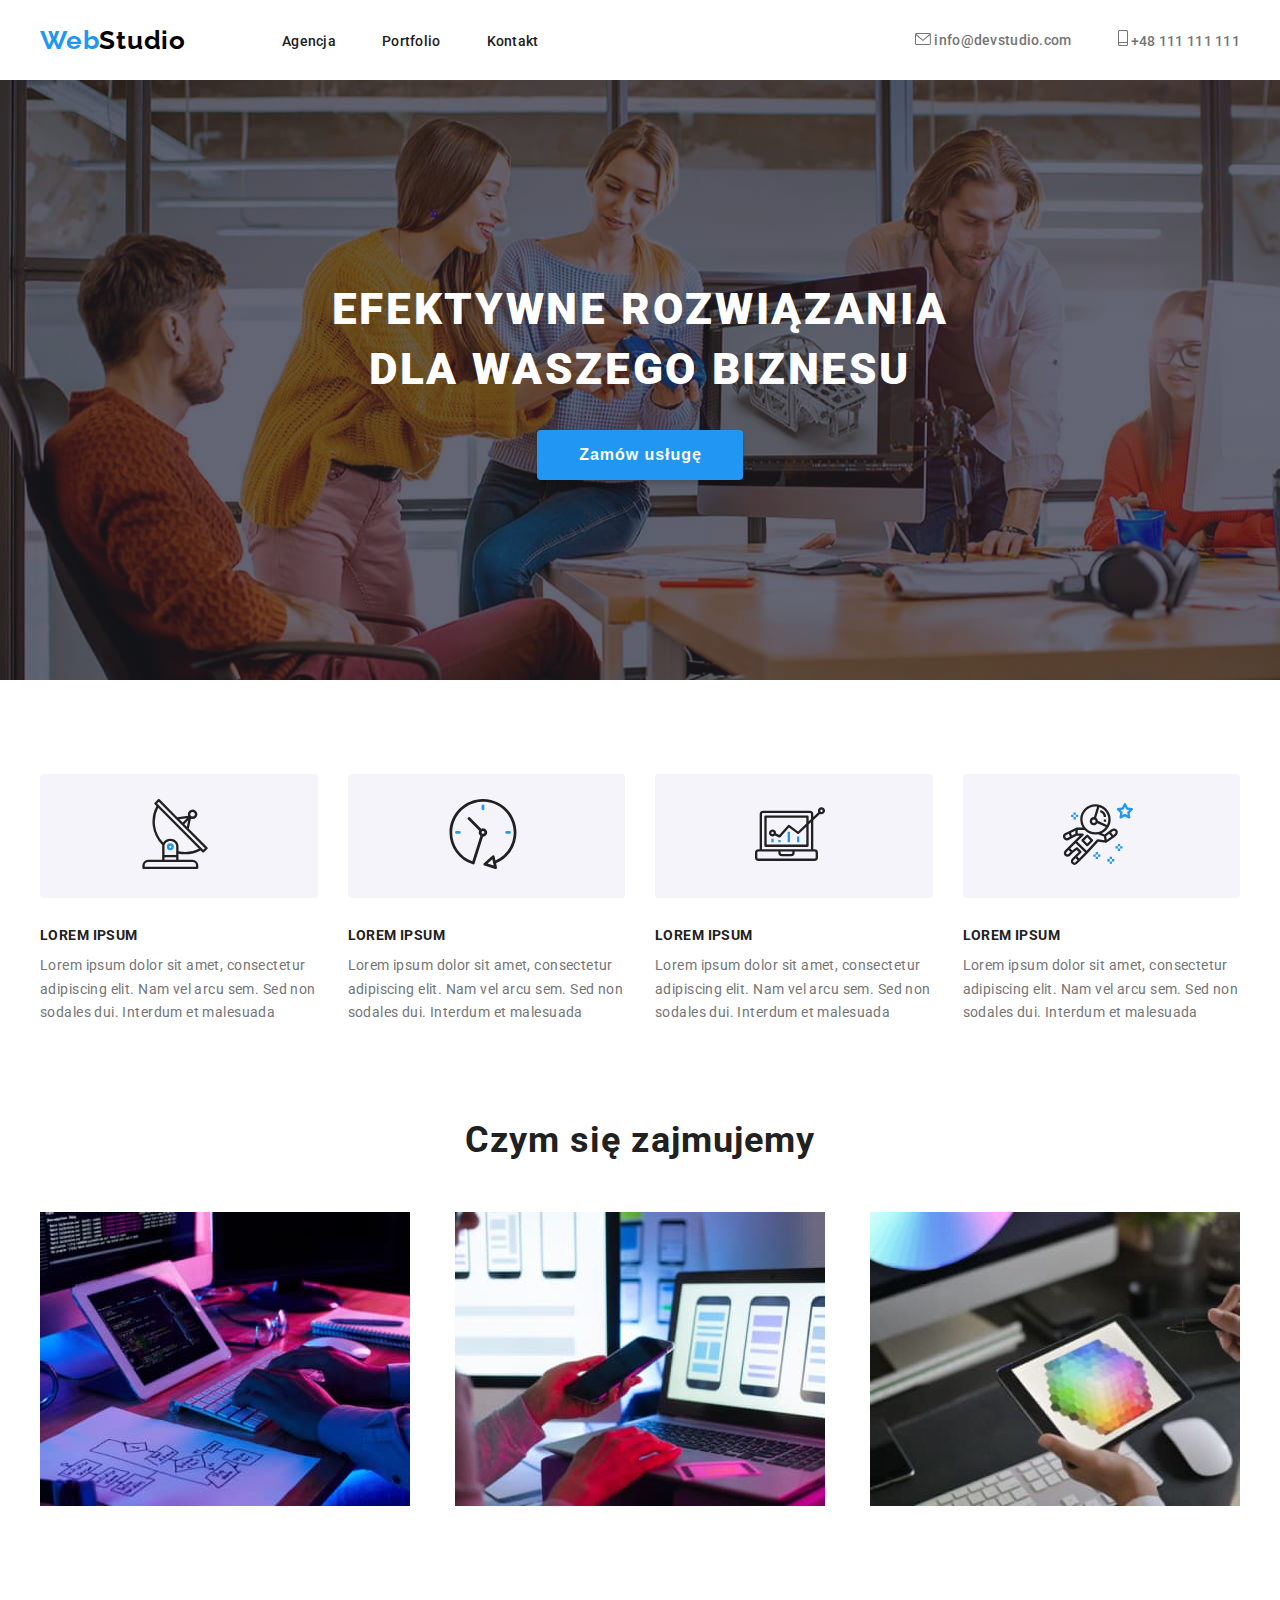
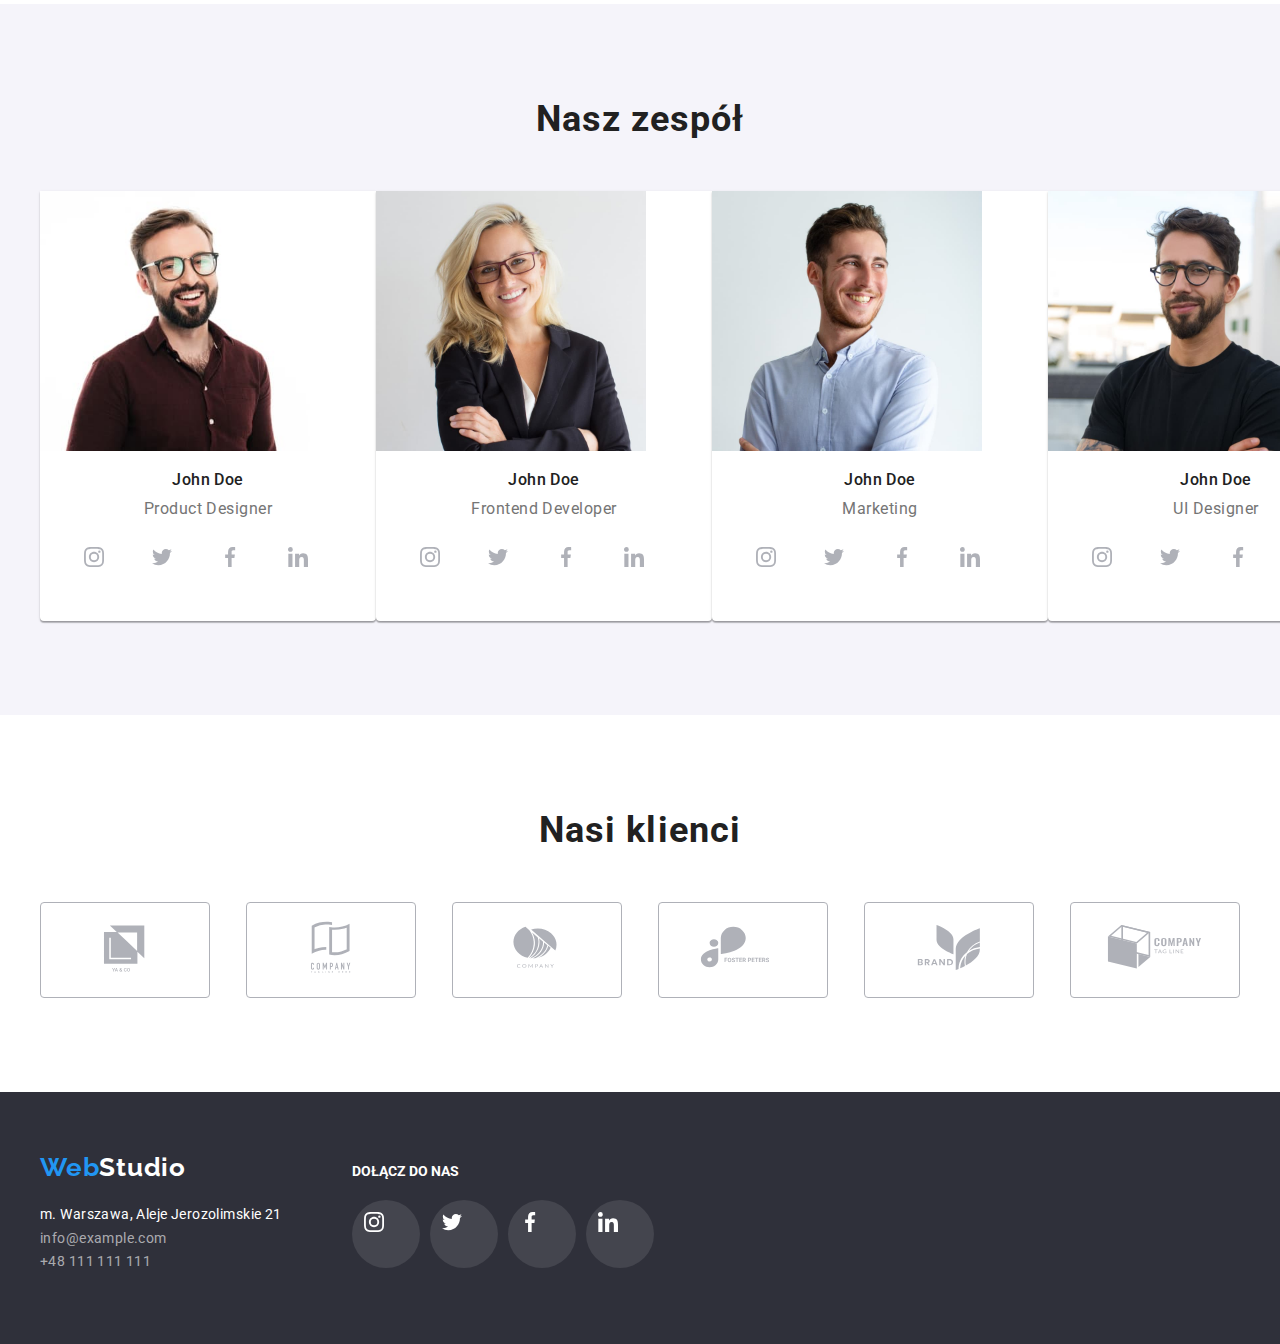
<file: index.html>
<!DOCTYPE html>
<html lang="pl">
  <head>
    <meta charset="utf-8" />
    <title>Studio</title>
    <link
      rel="stylesheet"
      href="https://cdnjs.cloudflare.com/ajax/libs/modern-normalize/1.1.0/modern-normalize.min.css"
      integrity="sha512-wpPYUAdjBVSE4KJnH1VR1HeZfpl1ub8YT/NKx4PuQ5NmX2tKuGu6U/JRp5y+Y8XG2tV+wKQpNHVUX03MfMFn9Q=="
      crossorigin="anonymous"
      referrerpolicy="no-referrer"
    />
    <link rel="stylesheet" href="./css/styles.css" />
    <link rel="preconnect" href="https://fonts.googleapis.com" />
    <link rel="preconnect" href="https://fonts.gstatic.com" crossorigin />
    <link
      href="https://fonts.googleapis.com/css2?family=Raleway:wght@700&family=Roboto:wght@400;500;700;900&display=swap"
      rel="stylesheet"
    />
  </head>
  <body>
    <header>
      <div class="container page-header">
        <a class="logo" href="./index.html">
          <span class="logo-blue">Web</span
          ><span class="logo-black">Studio</span>
        </a>
        <nav class="nav">
          <ul class="menu">
            <li><a class="link" href="./index.html">Agencja</a></li>
            <li><a class="link" href="./portfolio.html">Portfolio</a></li>
            <li><a class="link" href="">Kontakt</a></li>
          </ul>
        </nav>
        <ul class="menu">
          <li class="nav-icons">
            <a class="link mail-color" href="mailto:info@devstudio.com"
              ><svg width="16px" height="12px">
                <use href="./images/icons.svg#icon-envelope"></use>
              </svg>
              info@devstudio.com
            </a>
          </li>
          <li class="nav-icons">
            <a class="link mail-color" href="tel:+48111111111"
              ><svg width="10px" height="16px">
                <use href="./images/icons.svg#icon-smartphone"></use>
              </svg>
              +48 111 111 111</a
            >
          </li>
        </ul>
      </div>
    </header>

    <main>
      <section class="title-1 section">
        <div class="container">
          <h1 class="title">efektywne rozwiązania<br />dla waszego biznesu</h1>
          <button class="button1" type="button">Zamów usługę</button>
        </div>
      </section>
      <section class="section">
        <div class="container">
          <div class="cards-item">
            <div>
              <div class="icon">
                <svg width="70" height="70">
                  <use href="./images/icons.svg#icon-antenna"></use>
                </svg>
              </div>
              <h3 class="subtitle">LOREM IPSUM</h3>
              <p class="description">
                Lorem ipsum dolor sit amet, consectetur adipiscing elit. Nam vel
                arcu sem. Sed non sodales dui. Interdum et malesuada
              </p>
            </div>
            <div>
              <div class="icon">
                <svg width="70" height="70">
                  <use href="./images/icons.svg#icon-clock"></use>
                </svg>
              </div>
              <h3 class="subtitle">LOREM IPSUM</h3>
              <p class="description">
                Lorem ipsum dolor sit amet, consectetur adipiscing elit. Nam vel
                arcu sem. Sed non sodales dui. Interdum et malesuada
              </p>
            </div>
            <div>
              <div class="icon">
                <svg width="70" height="70">
                  <use href="./images/icons.svg#icon-diagram"></use>
                </svg>
              </div>
              <h3 class="subtitle">LOREM IPSUM</h3>
              <p class="description">
                Lorem ipsum dolor sit amet, consectetur adipiscing elit. Nam vel
                arcu sem. Sed non sodales dui. Interdum et malesuada
              </p>
            </div>
            <div>
              <div class="icon">
                <svg width="70" height="70">
                  <use href="./images/icons.svg#icon-astronaut"></use>
                </svg>
              </div>
              <h3 class="subtitle">LOREM IPSUM</h3>
              <p class="description">
                Lorem ipsum dolor sit amet, consectetur adipiscing elit. Nam vel
                arcu sem. Sed non sodales dui. Interdum et malesuada
              </p>
            </div>
          </div>
        </div>

        <section>
          <div class="container">
            <h2 class="subtitle-second-1">Czym się zajmujemy</h2>
            <div class="images">
              <div>
                <img
                  src="./images/img-5.jpg"
                  alt="Hands typing on a keyboard."
                  width="370"
                  height="294"
                />
              </div>
              <div>
                <img
                  src="./images/img-2-2.jpg"
                  alt="Person holding a phone in his hand, working on a laptop."
                  width="370"
                  height="294"
                />
              </div>
              <div>
                <img
                  src="./images/img-3-2.jpg"
                  alt="Person holding a tablet with a color palette on it."
                  width="370"
                  height="294"
                />
              </div>
            </div>
          </div>
        </section>
      </section>
      <section class="section team-section">
        <div class="container">
          <h2 class="subtitle-second-2">Nasz zespół</h2>
          <div class="images-2">
            <figure class="team-cards">
              <img
                src="./images/img.jpg"
                alt="Bearded caucasian man with glasses."
                width="270"
                height="260"
              />
              <div class="team-cards-description">
                <figcaption>
                  <div class="member-name">John Doe</div>
                  <div class="position">Product Designer</div>
                </figcaption>
                <ul class="team-so-me-links">
                  <li class="team-so-me-icons">
                    <svg width="20" height="20">
                      <use href="./images/icons.svg#icon-instagram"></use>
                    </svg>
                  </li>
                  <li class="team-so-me-icons">
                    <svg width="20" height="20">
                      <use href="./images/icons.svg#icon-twitter"></use>
                    </svg>
                  </li>
                  <li class="team-so-me-icons">
                    <svg width="20" height="20">
                      <use href="./images/icons.svg#icon-facebook"></use>
                    </svg>
                  </li>
                  <li class="team-so-me-icons">
                    <svg width="20" height="20">
                      <use href="./images/icons.svg#icon-linkedin"></use>
                    </svg>
                  </li>
                </ul>
              </div>
            </figure>

            <figure class="team-cards">
              <img
                src="./images/img-2.jpg"
                alt="Caucasian woman, blonde, wearing glasses."
                width="270"
                height="260"
              />
              <div class="team-cards-description">
                <figcaption>
                  <div class="member-name">John Doe</div>
                  <div class="position">Frontend Developer</div>
                </figcaption>
                <ul class="team-so-me-links">
                  <li class="team-so-me-icons">
                    <svg width="20" height="20">
                      <use href="./images/icons.svg#icon-instagram"></use>
                    </svg>
                  </li>
                  <li class="team-so-me-icons">
                    <svg width="20" height="20">
                      <use href="./images/icons.svg#icon-twitter"></use>
                    </svg>
                  </li>
                  <li class="team-so-me-icons">
                    <svg width="20" height="20">
                      <use href="./images/icons.svg#icon-facebook"></use>
                    </svg>
                  </li>
                  <li class="team-so-me-icons">
                    <svg width="20" height="20">
                      <use href="./images/icons.svg#icon-linkedin"></use>
                    </svg>
                  </li>
                </ul>
              </div>
            </figure>

            <figure class="team-cards">
              <img
                src="./images/img-3.jpg"
                alt="Caucasian male smiling, semi-profile photo."
                width="270"
                height="260"
              />
              <div class="team-cards-description">
                <figcaption>
                  <div class="member-name">John Doe</div>
                  <div class="position">Marketing</div>
                </figcaption>
                <ul class="team-so-me-links">
                  <li class="team-so-me-icons">
                    <svg width="20" height="20">
                      <use href="./images/icons.svg#icon-instagram"></use>
                    </svg>
                  </li>
                  <li class="team-so-me-icons">
                    <svg width="20" height="20">
                      <use href="./images/icons.svg#icon-twitter"></use>
                    </svg>
                  </li>
                  <li class="team-so-me-icons">
                    <svg width="20" height="20">
                      <use href="./images/icons.svg#icon-facebook"></use>
                    </svg>
                  </li>
                  <li class="team-so-me-icons">
                    <svg width="20" height="20">
                      <use href="./images/icons.svg#icon-linkedin"></use>
                    </svg>
                  </li>
                </ul>
              </div>
            </figure>

            <figure class="team-cards">
              <img
                src="./images/img-4.jpg"
                alt="Bearded caucasian man, wearing black t-shirt."
                width="270"
                height="260"
              />
              <div class="team-cards-description">
                <figcaption>
                  <div class="member-name">John Doe</div>
                  <div class="position">UI Designer</div>
                </figcaption>
                <ul class="team-so-me-links">
                  <li class="team-so-me-icons">
                    <svg width="20" height="20">
                      <use href="./images/icons.svg#icon-instagram"></use>
                    </svg>
                  </li>
                  <li class="team-so-me-icons">
                    <svg width="20" height="20">
                      <use href="./images/icons.svg#icon-twitter"></use>
                    </svg>
                  </li>
                  <li class="team-so-me-icons">
                    <svg width="20" height="20">
                      <use href="./images/icons.svg#icon-facebook"></use>
                    </svg>
                  </li>
                  <li class="team-so-me-icons">
                    <svg width="20" height="20">
                      <use href="./images/icons.svg#icon-linkedin"></use>
                    </svg>
                  </li>
                </ul>
              </div>
            </figure>
          </div>
        </div>
      </section>

      <section class="section">
        <div class="container">
          <h2 class="subtitle-second-2">Nasi klienci</h2>
          <div class="icons-clients">
            <div class="clients-svg">
              <svg width="106" height="60">
                <use href="./images/icons.svg#icon-logo"></use>
              </svg>
            </div>
            <div class="clients-svg">
              <svg width="106" height="60">
                <use href="./images/icons.svg#icon-logo-1"></use>
              </svg>
            </div>
            <div class="clients-svg">
              <svg width="106" height="60">
                <use href="./images/icons.svg#icon-logo-2"></use>
              </svg>
            </div>
            <div class="clients-svg">
              <svg width="106" height="60">
                <use href="./images/icons.svg#icon-logo-3"></use>
              </svg>
            </div>
            <div class="clients-svg">
              <svg width="106" height="60">
                <use href="./images/icons.svg#icon-logo-4"></use>
              </svg>
            </div>
            <div class="clients-svg">
              <svg width="106" height="60">
                <use href="./images/icons.svg#icon-logo-5"></use>
              </svg>
            </div>
          </div>
        </div>
      </section>
    </main>

    <footer class="footer">
      <div class="container footer-page">
        <aside>
          <a class="logo-footer" href="./index.html"
            ><span class="logo-blue">Web</span
            ><span class="logo-white">Studio</span></a
          >
          <address>
            <ul class="list">
              <li class="address">m. Warszawa, Aleje Jerozolimskie 21</li>
              <li>
                <a class="info-footer" href="mailto:info@example.com"
                  >info@example.com</a
                >
              </li>
              <li>
                <a class="info-footer" href="tel:+48111111111"
                  >+48 111 111 111</a
                >
              </li>
            </ul>
          </address>
        </aside>
        <div class="footer-social-links">
          <span class="footer-so-me">Dołącz do nas</span>
          <ul class="social-media-icons">
            <li class="footer-icons">
              <svg width="20" height="20">
                <use href="./images/icons.svg#icon-instagram"></use>
              </svg>
            </li>
            <li class="footer-icons">
              <svg width="20" height="20">
                <use href="./images/icons.svg#icon-twitter"></use>
              </svg>
            </li>
            <li class="footer-icons">
              <svg width="20" height="20">
                <use href="./images/icons.svg#icon-facebook"></use>
              </svg>
            </li>
            <li class="footer-icons">
              <svg width="20" height="20">
                <use href="./images/icons.svg#icon-linkedin"></use>
              </svg>
            </li>
          </ul>
        </div>
      </div>
    </footer>
  </body>
</html>
</file>
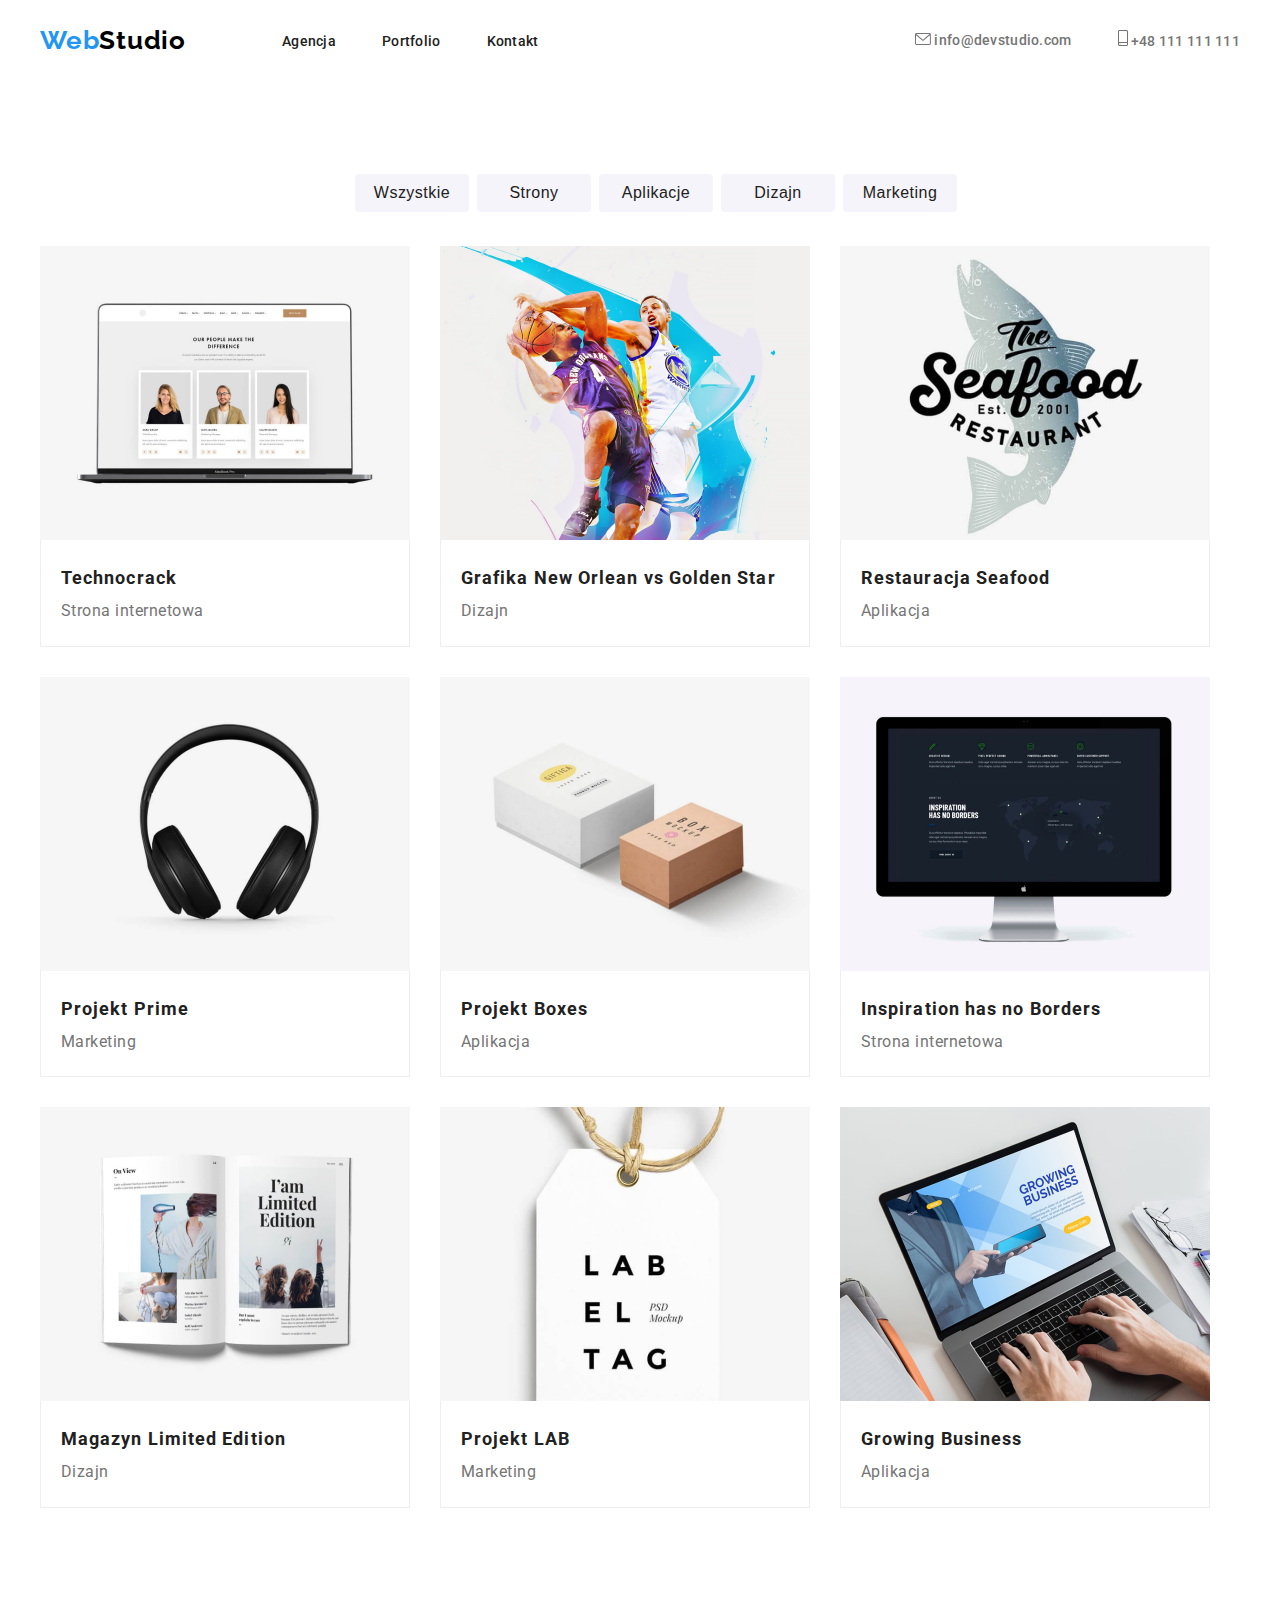
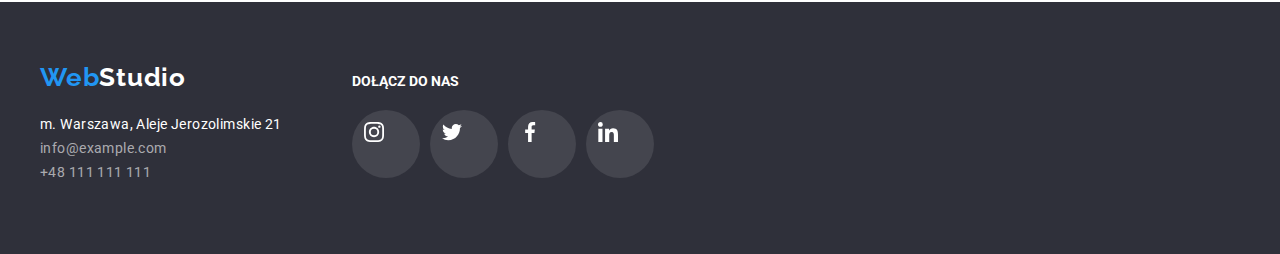
<file: portfolio.html>
<!DOCTYPE html>
<html lang="pl">
  <head>
    <meta charset="utf-8" />
    <title>Portfolio</title>
    <link
      rel="stylesheet"
      href="https://cdnjs.cloudflare.com/ajax/libs/modern-normalize/1.1.0/modern-normalize.min.css"
      integrity="sha512-wpPYUAdjBVSE4KJnH1VR1HeZfpl1ub8YT/NKx4PuQ5NmX2tKuGu6U/JRp5y+Y8XG2tV+wKQpNHVUX03MfMFn9Q=="
      crossorigin="anonymous"
      referrerpolicy="no-referrer"
    />
    <link rel="stylesheet" href="./css/styles.css" />
    <link rel="preconnect" href="https://fonts.googleapis.com" />
    <link rel="preconnect" href="https://fonts.gstatic.com" crossorigin />
    <link
      href="https://fonts.googleapis.com/css2?family=Raleway:wght@700&family=Roboto:wght@400;500;700;900&display=swap"
      rel="stylesheet"
    />
  </head>
  <body>
    <header>
      <div class="container page-header">
        <a class="logo" href="./index.html">
          <span class="logo-blue">Web</span
          ><span class="logo-black">Studio</span>
        </a>
        <nav class="nav">
          <ul class="menu">
            <li><a class="link" href="./index.html">Agencja</a></li>
            <li><a class="link" href="./portfolio.html">Portfolio</a></li>
            <li><a class="link" href="">Kontakt</a></li>
          </ul>
        </nav>
        <ul class="menu">
          <li class="nav-icons">
            <a class="link mail-color" href="mailto:info@devstudio.com"
              ><svg width="16px" height="12px">
                <use href="./images/icons.svg#icon-envelope"></use>
              </svg>
              info@devstudio.com
            </a>
          </li>
          <li class="nav-icons">
            <a class="link mail-color" href="tel:+48111111111"
              ><svg width="10px" height="16px">
                <use href="./images/icons.svg#icon-smartphone"></use>
              </svg>
              +48 111 111 111</a
            >
          </li>
        </ul>
      </div>
    </header>
    <main>
      <div class="container">
        <section class="section">
          <ul class="list-portfolio button3">
            <li><button class="button2" type="button">Wszystkie</button></li>
            <li><button class="button2" type="button">Strony</button></li>
            <li><button class="button2" type="button">Aplikacje</button></li>
            <li><button class="button2" type="button">Dizajn</button></li>
            <li><button class="button2" type="button">Marketing</button></li>
          </ul>
          <div class="list-item">
            <div class="portfolio-cards">
              <img
                class="no-gap"
                src="./images/laptop.jpg"
                alt="a laptop"
                width="370"
                height="294"
              />
              <div class="card">
                <h3 class="photo-title">Technocrack</h3>
                <span class="photo-subtitle">Strona internetowa</span>
              </div>
            </div>
            <div class="portfolio-cards">
              <img
                class="no-gap"
                src="./images/basketball-players.jpg"
                alt="basketball players"
                width="370"
                height="294"
              />
              <div class="card">
                <h3 class="photo-title">Grafika New Orlean vs Golden Star</h3>
                <span class="photo-subtitle">Dizajn</span>
              </div>
            </div>
            <div class="portfolio-cards">
              <img
                class="no-gap"
                src="./images/restaurant-logo.jpg"
                alt="a restaurant logo"
                width="370"
                height="294"
              />
              <div class="card">
                <h3 class="photo-title">Restauracja Seafood</h3>
                <span class="photo-subtitle">Aplikacja</span>
              </div>
            </div>
            <div class="portfolio-cards">
              <img
                class="no-gap"
                src="./images/headphones.jpg"
                alt="headphones"
                width="370"
                height="294"
              />
              <div class="card">
                <h3 class="photo-title">Projekt Prime</h3>
                <span class="photo-subtitle">Marketing</span>
              </div>
            </div>
            <div class="portfolio-cards">
              <img
                class="no-gap"
                src="./images/boxes.jpg"
                alt="boxes"
                width="370"
                height="294"
              />
              <div class="card">
                <h3 class="photo-title">Projekt Boxes</h3>
                <span class="photo-subtitle">Aplikacja</span>
              </div>
            </div>
            <div class="portfolio-cards">
              <img
                class="no-gap"
                src="./images/monitor.jpg"
                alt="a monitor"
                width="370"
                height="294"
              />
              <div class="card">
                <h3 class="photo-title">Inspiration has no Borders</h3>
                <span class="photo-subtitle">Strona internetowa</span>
              </div>
            </div>
            <div class="portfolio-cards">
              <img
                class="no-gap"
                src="./images/book.jpg"
                alt="an open book"
                width="370"
                height="294"
              />
              <div class="card">
                <h3 class="photo-title">Magazyn Limited Edition</h3>
                <span class="photo-subtitle">Dizajn</span>
              </div>
            </div>
            <div class="portfolio-cards">
              <img
                class="no-gap"
                src="./images/label.jpg"
                alt="a label"
                width="370"
                height="294"
              />
              <div class="card">
                <h3 class="photo-title">Projekt LAB</h3>
                <span class="photo-subtitle">Marketing</span>
              </div>
            </div>
            <div class="portfolio-cards">
              <img
                class="no-gap"
                src="./images/laptop-2.jpg"
                alt="hands typing on a laptop"
                width="370"
                height="294"
              />
              <div class="card">
                <h3 class="photo-title">Growing Business</h3>
                <span class="photo-subtitle">Aplikacja</span>
              </div>
            </div>
          </div>
        </section>
      </div>
    </main>

    <footer class="footer">
      <div class="container footer-page">
        <aside>
          <a class="logo-footer" href="./index.html"
            ><span class="logo-blue">Web</span
            ><span class="logo-white">Studio</span></a
          >
          <address>
            <ul class="list">
              <li class="address">m. Warszawa, Aleje Jerozolimskie 21</li>
              <li>
                <a class="info-footer" href="mailto:info@example.com"
                  >info@example.com</a
                >
              </li>
              <li>
                <a class="info-footer" href="tel:+48111111111"
                  >+48 111 111 111</a
                >
              </li>
            </ul>
          </address>
        </aside>
        <div class="footer-social-links">
          <span class="footer-so-me">Dołącz do nas</span>
          <ul class="social-media-icons">
            <li class="footer-icons">
              <svg width="20" height="20">
                <use href="./images/icons.svg#icon-instagram"></use>
              </svg>
            </li>
            <li class="footer-icons">
              <svg width="20" height="20">
                <use href="./images/icons.svg#icon-twitter"></use>
              </svg>
            </li>
            <li class="footer-icons">
              <svg width="20" height="20">
                <use href="./images/icons.svg#icon-facebook"></use>
              </svg>
            </li>
            <li class="footer-icons">
              <svg width="20" height="20">
                <use href="./images/icons.svg#icon-linkedin"></use>
              </svg>
            </li>
          </ul>
        </div>
      </div>
    </footer>
  </body>
</html>
</file>
<file: css/styles.css>
body {
  font-family: "Roboto", "Raleway", sans-serif;
  color: #212121;
  margin: 0;
}
:root {
  --main-color: #212121;
  --second-color: #757575;
  --hover-color: #2196f3;
}

.container {
  max-width: 1200px;
  margin: 0 auto;
}

.section {
  padding: 94px 0;
}

.page-header {
  display: flex;
  align-items: center;
  height: 80px;
}

.logo {
  text-decoration: none;
  font-family: "Raleway";
  font-weight: 700;
  font-size: 26px;
  line-height: 1.19;
  letter-spacing: 0.03em;
}

.logo-blue {
  color: #2196f3;
}

.logo-black {
  color: #000000;
}

.logo-white {
  color: #ffffff;
}

.nav {
  margin: 0 auto 0 50px;
}

.menu {
  display: flex;
  list-style-type: none;
  padding-left: 0;
}

.link {
  text-decoration: none;
  font-weight: 500;
  font-size: 14px;
  line-height: 1.14;
  letter-spacing: 0.02em;
  color: var(--main-color);
  margin-left: 46px;
}

.link:hover,
.link:focus {
  color: var(--hover-color);
}

.mail-color {
  color: var(--second-color);
}

.title-1 {
  background-image: linear-gradient(
      to bottom,
      rgba(47, 48, 58, 0.4) 0%,
      rgba(47, 48, 58, 0.4) 50%
    ),
    url("../images/background-image.jpg");
  background-repeat: no-repeat;
  background-size: cover;
  background-color: #2f303a;
  max-width: 1600px;
  margin: 0 auto;
}

.title {
  font-family: "roboto";
  font-weight: 900;
  font-size: 44px;
  line-height: 1.36;
  text-align: center;
  letter-spacing: 0.06em;
  text-transform: uppercase;
  color: #ffffff;
  margin: 0 auto;
  margin-bottom: 30px;
  margin-top: 106px;
}

.button1 {
  display: flex;
  margin: auto;
  background-color: #2196f3;
  font-weight: 700;
  font-size: 16px;
  line-height: 1.875;
  letter-spacing: 0.06em;
  color: #ffffff;
  cursor: pointer;
  border: none;
  box-shadow: 0px 4px 4px rgb(0 0 0 / 15%);
  border-radius: 4px;
  padding: 10px 41px 10px 42px;
  margin-bottom: 106px;
}

.button1:hover,
.button1:focus {
  color: #2196f3;
}

.cards-item {
  display: flex;
  flex-basis: 270px;
  column-gap: 30px;
}

.icon {
  background-color: #f5f4fa;
  border-radius: 4px;
  display: block;
  padding: 25px 100px;
}

.subtitle {
  font-weight: 700;
  font-size: 14px;
  line-height: 1.14;
  letter-spacing: 0.03em;
  text-transform: uppercase;
  color: var(--main-color);
  margin: 30px 0 10px;
}

.description {
  font-size: 14px;
  line-height: 1.71;
  letter-spacing: 0.03em;
  color: var(--second-color);
  margin: 0;
}

.subtitle-second-1 {
  font-weight: 700;
  font-size: 36px;
  line-height: 1.19;
  text-align: center;
  letter-spacing: 0.03em;
  color: var(--main-color);
  margin-bottom: 50px;
  margin-top: 94px;
}

.team-section {
  background: #f5f4fa;
}

.subtitle-second-2 {
  font-weight: 700;
  font-size: 36px;
  line-height: 1.19;
  text-align: center;
  letter-spacing: 0.03em;
  color: var(--main-color);
  margin-bottom: 50px;
  margin-top: 0;
}

.images {
  display: flex;
  justify-content: space-between;
}

.images-2 {
  display: flex;
  justify-content: space-between;
}

.team-cards {
  margin: 0;
  background: #ffffff;
  box-shadow: 0px 1px 3px rgba(0, 0, 0, 0.12), 0px 1px 1px rgba(0, 0, 0, 0.14),
    0px 2px 1px rgba(0, 0, 0, 0.2);
  border-radius: 0px 0px 4px 4px;
}

.team-cards-description {
  padding: 16px 32px 18px;
}

.member-name {
  font-weight: 500;
  font-size: 16px;
  line-height: 1.18;
  text-align: center;
  letter-spacing: 0.03em;
  color: var(--main-color);
  padding-bottom: 10px;
}

.position {
  font-size: 16px;
  line-height: 1.18;
  text-align: center;
  letter-spacing: 0.03em;
  color: var(--second-color);
}

.portfolio-header {
  height: 80px;
  border-bottom: 1px solid #ececec;
}

.list-portfolio {
  list-style-type: none;
  margin: 0 auto 34px;
}

.button3 {
  display: flex;
  justify-content: center;
}

.button2 {
  font-weight: 500;
  font-size: 16px;
  line-height: 1.62;
  text-align: center;
  letter-spacing: 0.03em;
  color: var(--main-color);
  cursor: pointer;
  width: 114px;
  height: 38px;
  background: #f5f4fa;
  border-radius: 4px;
  border-style: none;
  margin-right: 8px;
}

.button2:hover,
.button2:focus {
  color: #ffffff;
  background-color: #2196f3;
  box-shadow: 0px 3px 1px rgba(0, 0, 0, 0.1), 0px 1px 2px rgba(0, 0, 0, 0.08),
    0px 2px 2px rgba(0, 0, 0, 0.12);
}

.list-item {
  display: flex;
  flex-wrap: wrap;
  gap: 30px;
  flex-basis: calc ((100%-90px)/3);
}

.no-gap {
  display: block;
}

.card {
  border-left: 1px solid #eeeeee;
  border-bottom: 1px solid #eeeeee;
  border-right: 1px solid #eeeeee;
  padding: 20px;
}

.photo-title {
  font-weight: 700;
  font-size: 18px;
  line-height: 2;
  letter-spacing: 0.06em;
  color: var(--main-color);
  margin-top: 0;
  margin-bottom: 0;
}

.photo-subtitle {
  font-size: 16px;
  line-height: 1.85;
  letter-spacing: 0.03em;
  color: var(--second-color);
}

.footer {
  background: #2f303a;
  padding-top: 60px;
  padding-bottom: 60px;
}

.logo-footer {
  text-decoration: none;
  font-family: "Raleway";
  font-weight: 700;
  font-size: 26px;
  line-height: 1.19;
  letter-spacing: 0.03em;
}

.address {
  text-decoration: none;
  font-style: normal;
  font-size: 14px;
  line-height: 1.71;
  letter-spacing: 0.03em;
  color: #ffffff;
}

.list {
  list-style-type: none;
  padding-left: 0;
  padding-top: 20px;
  margin: 0;
}
.info-footer {
  text-decoration: none;
  font-style: normal;
  font-size: 14px;
  line-height: 1.71;
  letter-spacing: 0.03em;
  color: #ffffff99;
  padding-top: 9px;
}

.icons-clients {
  display: flex;
  justify-content: space-between;
}
.clients-svg {
  border: 1px solid #afb1b8;
  border-radius: 4px;
  padding: 15px 31px;
  fill: #afb1b8;
}

.clients-svg:hover,
.clients-svg:focus {
  border: 1px solid var(--hover-color);
  cursor: pointer;
  fill: var(--hover-color);
}

.portfolio-cards:hover {
  box-shadow: 0px 1px 1px rgba(0, 0, 0, 0.12), 0px 4px 4px rgba(0, 0, 0, 0.06),
    1px 4px 6px rgba(0, 0, 0, 0.16);
  cursor: pointer;
}

.nav-icons {
  fill: var(--second-color);
}

.nav-icons:hover,
.nav-icons:active,
.nav-icons:focus {
  fill: var(--hover-color);
}

.footer-so-me {
  font-family: "roboto";
  font-weight: 700;
  font-size: 14px;
  color: #ffffff;
  text-transform: uppercase;
}

.footer-page {
  display: flex;
  justify-content: flex-start;
  align-items: baseline;
}

.footer-social-links {
  margin-left: 70px;
}

.footer-icons {
  width: 44px;
  height: 44px;
  padding: 12px;
  margin-right: 10px;
  background-color: rgba(255, 255, 255, 0.1);
  border-radius: 50%;
  fill: #ffffff;
}

.footer-icons:hover,
.footer-icons:focus,
.footer-icons:active {
  background-color: var(--hover-color);
  cursor: pointer;
}

.social-media-icons {
  display: flex;
  padding-left: 0;
  list-style: none;
  margin-top: 20px;
}

.team-so-me-icons {
  width: 44px;
  height: 44px;
  padding: 12px;
  fill: #afb1b8;
  list-style: none;
}

.team-so-me-links {
  display: flex;
  justify-content: space-between;
  padding: 0;
  margin: 16px 0 0 0;
}

.team-so-me-icons:hover,
.team-so-me-icons:focus,
.team-so-me-icons:active {
  border-radius: 50%;
  background-color: var(--hover-color);
  fill: #ffffff;
  cursor: pointer;
}
</file>
